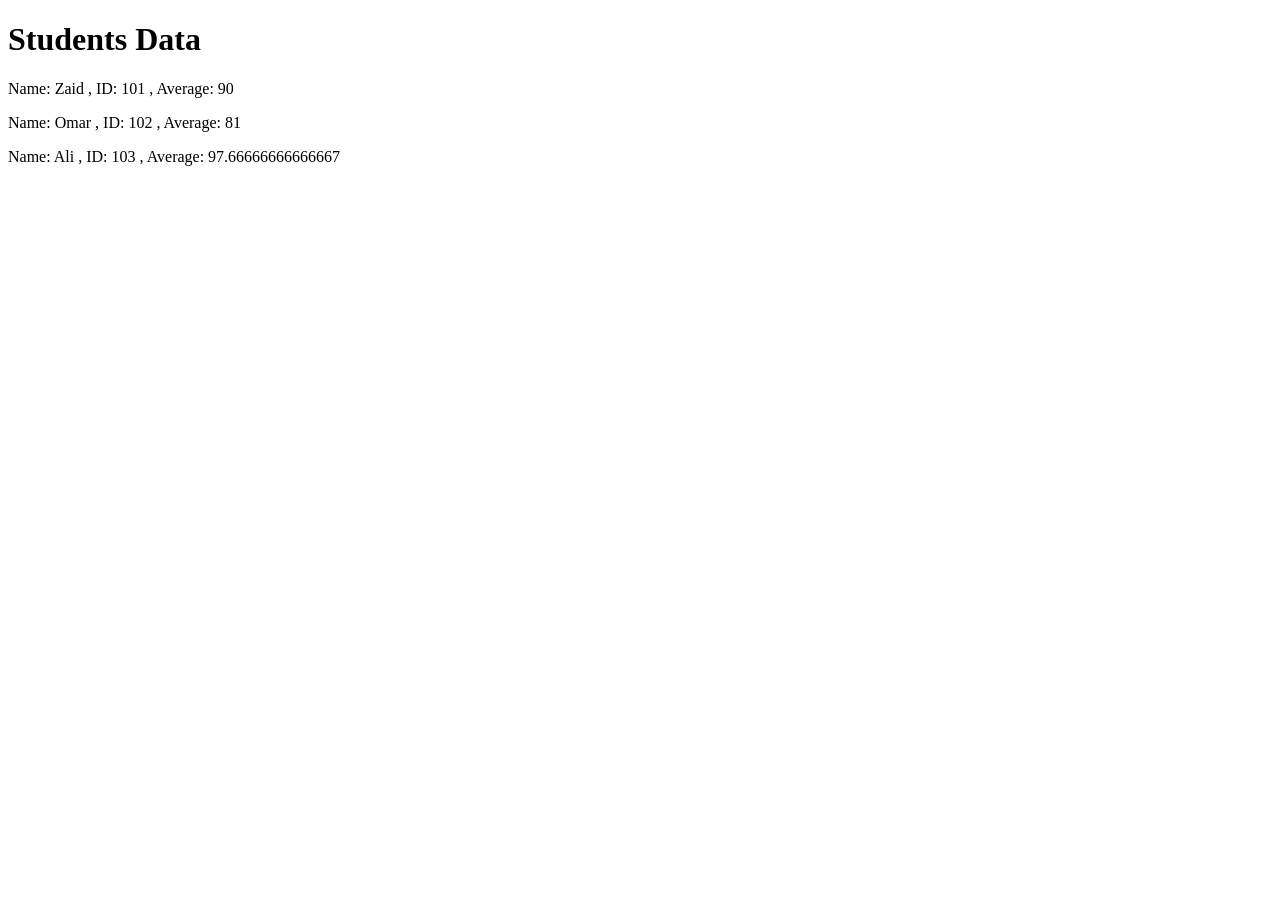
<file: Sun_27_9_2026/index.html>
<!DOCTYPE html>
<html lang="en">
<head>
  <meta charset="UTF-8">
  <title>Student Management App</title>
</head>
<body>

  <h1>Students Data</h1>
  <div id="students-display"></div>

  <script type="module" src="app.js"></script>
</body>
</html>
</file>
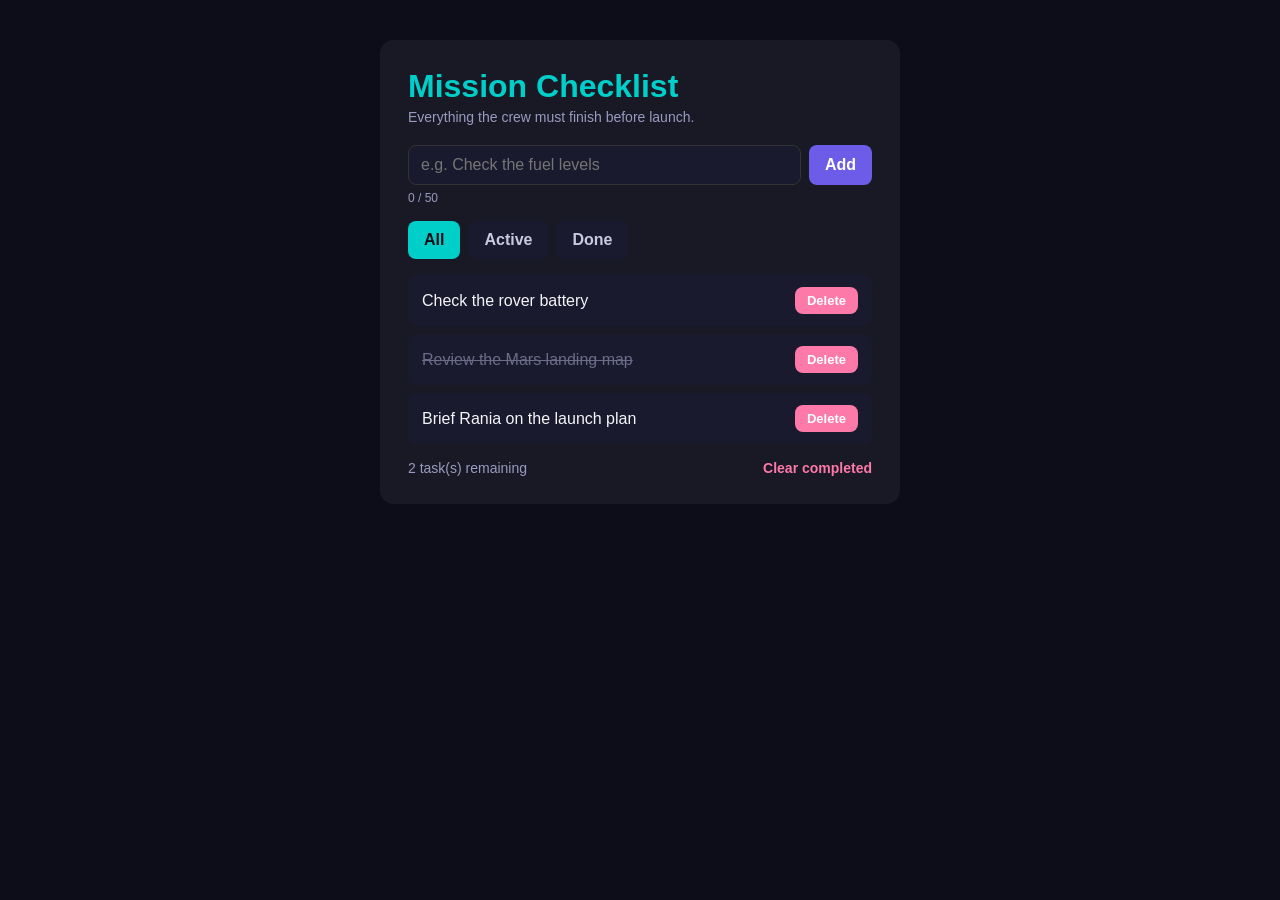
<file: Thu_24_9_2026 To Do List/index.html>
<!DOCTYPE html>
<html lang="en">
<head>
  <meta charset="UTF-8">
  <meta name="viewport" content="width=device-width, initial-scale=1.0">
  <title>Mission Checklist</title>

  <!-- The styling is already done for you. Your job is the JavaScript.
       Notice the classes .done, .hidden, and .active below:
       your code will add and remove them with classList. -->
  <style>
    * { margin: 0; padding: 0; box-sizing: border-box; }
    body { font-family: 'Segoe UI', Arial, sans-serif; background: #0d0d1a; color: #f4f4f8; padding: 40px 16px; }
    .app { max-width: 520px; margin: 0 auto; background: rgba(255,255,255,0.05); border-radius: 14px; padding: 28px; }
    h1 { color: #00CEC9; margin-bottom: 4px; }
    .subtitle { color: #9a9ac0; margin-bottom: 20px; font-size: 14px; }
    form { display: flex; gap: 8px; margin-bottom: 6px; }
    input { flex: 1; padding: 10px 12px; border-radius: 8px; border: 1px solid #333; background: #1a1a2e; color: #fff; font: inherit; }
    button { padding: 10px 16px; border: none; border-radius: 8px; cursor: pointer; font: inherit; font-weight: 600; }
    #task-form button { background: #6C5CE7; color: #fff; }
    #char-count { font-size: 12px; color: #9a9ac0; margin-bottom: 16px; }
    .filters { display: flex; gap: 8px; margin-bottom: 16px; }
    .filter-btn { background: #1a1a2e; color: #c9c9e0; }
    .filter-btn.active { background: #00CEC9; color: #0d0d1a; }
    ul { list-style: none; }
    li { display: flex; justify-content: space-between; align-items: center; background: #1a1a2e; padding: 12px 14px; border-radius: 8px; margin-bottom: 8px; }
    .task-text { cursor: pointer; flex: 1; }
    li.done .task-text { text-decoration: line-through; color: #6b6b8a; }
    .delete-btn { background: #FD79A8; color: #fff; padding: 6px 12px; font-size: 13px; }
    .footer { display: flex; justify-content: space-between; align-items: center; margin-top: 16px; font-size: 14px; color: #9a9ac0; }
    #clear-done { background: transparent; color: #FD79A8; padding: 0; }
    #empty-msg { text-align: center; color: #6b6b8a; padding: 20px 0; }
    .hidden { display: none; }
  </style>
</head>
<body>

  <div class="app">
    <h1>Mission Checklist</h1>
    <p class="subtitle">Everything the crew must finish before launch.</p>

    <!-- Form to add a new task -->
    <form id="task-form">
      <input type="text" id="task-input" placeholder="e.g. Check the fuel levels" maxlength="50">
      <button type="submit">Add</button>
    </form>
    <p id="char-count">0 / 50</p>

    <!-- Filter buttons (used in the BONUS steps).
         data-filter stores which filter each button applies. -->
    <div class="filters">
      <button class="filter-btn active" data-filter="all">All</button>
      <button class="filter-btn" data-filter="active">Active</button>
      <button class="filter-btn" data-filter="done">Done</button>
    </div>

    <!-- EMPTY on purpose: your JavaScript builds the items -->
    <ul id="task-list"></ul>

    <!-- Shown only when there are no tasks at all -->
    <p id="empty-msg" class="hidden">No tasks yet. Add your first mission task.</p>

    <div class="footer">
      <span id="counter">0 task(s) remaining</span>
      <button id="clear-done">Clear completed</button>
    </div>
  </div>

  <!-- Script at the end of body, so all elements exist first -->
  <script src="script.js"></script>

</body>
</html>
</file>
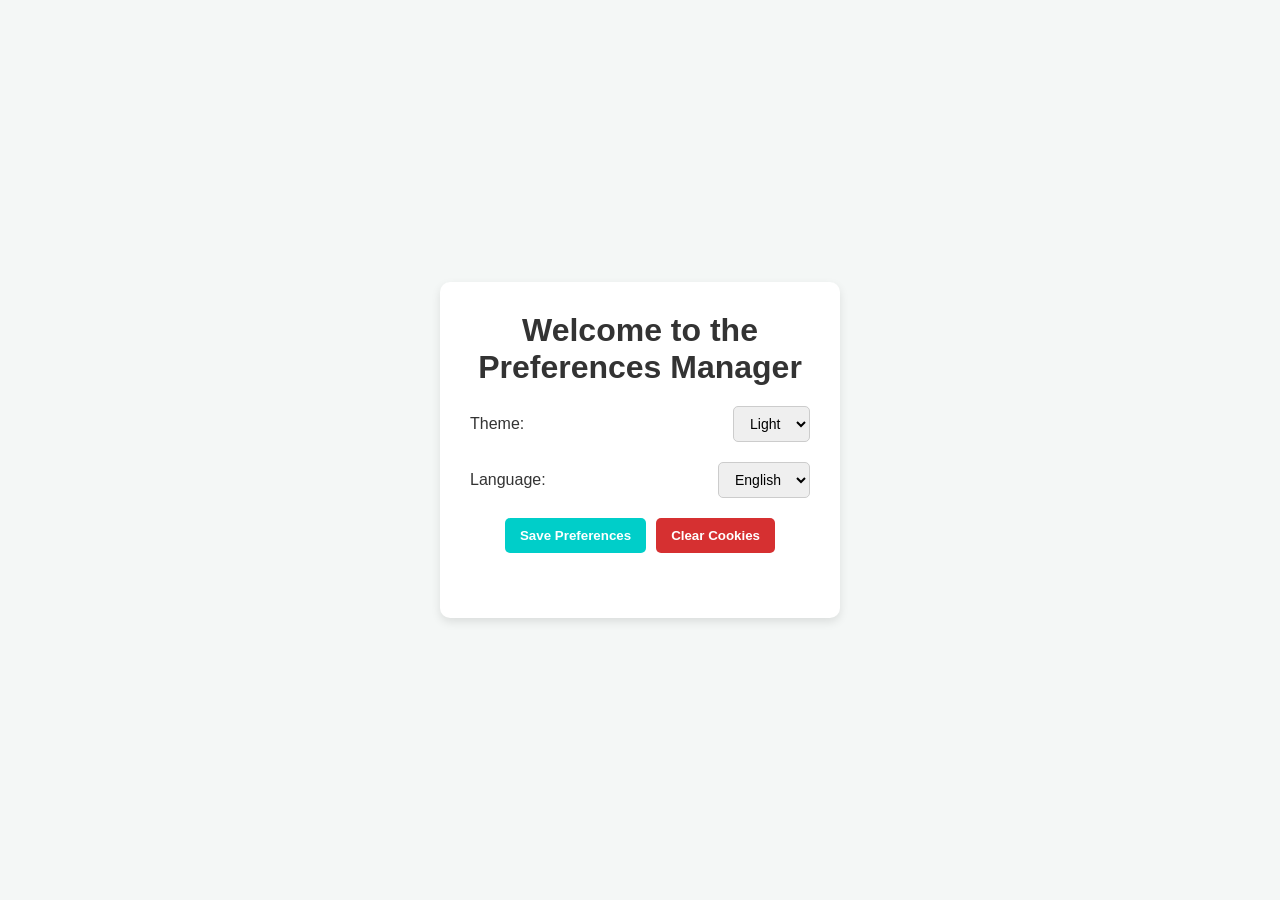
<file: Sun_27_9_2026/cookies.html>
<!DOCTYPE html>
<html lang="en">
<head>
    <meta charset="UTF-8">
    <meta name="viewport" content="width=device-width, initial-scale=1.0">
    <title>Cookies Manager</title>
    <link rel="stylesheet" href="cookies.css">
</head>
<body class="light">

    <div class="container">
        <h1 id="greeting">Welcome to the Preferences Manager</h1>
        
        <div class="settings">
            <label for="theme-select">Theme:</label>
            <select id="theme-select">
                <option value="light">Light</option>
                <option value="dark">Dark</option>
            </select>
        </div>

        <div class="settings">
            <label for="lang-select">Language:</label>
            <select id="lang-select">
                <option value="en">English</option>
                <option value="ar">Arabic</option>
            </select>
        </div>

        <div class="buttons">
            <button id="save-btn">Save Preferences</button>
            <button id="delete-btn">Clear Cookies</button>
        </div>

        <p id="status-msg"></p>
    </div>

    <script src="cookies.js"></script>
</body>
</html>
</file>
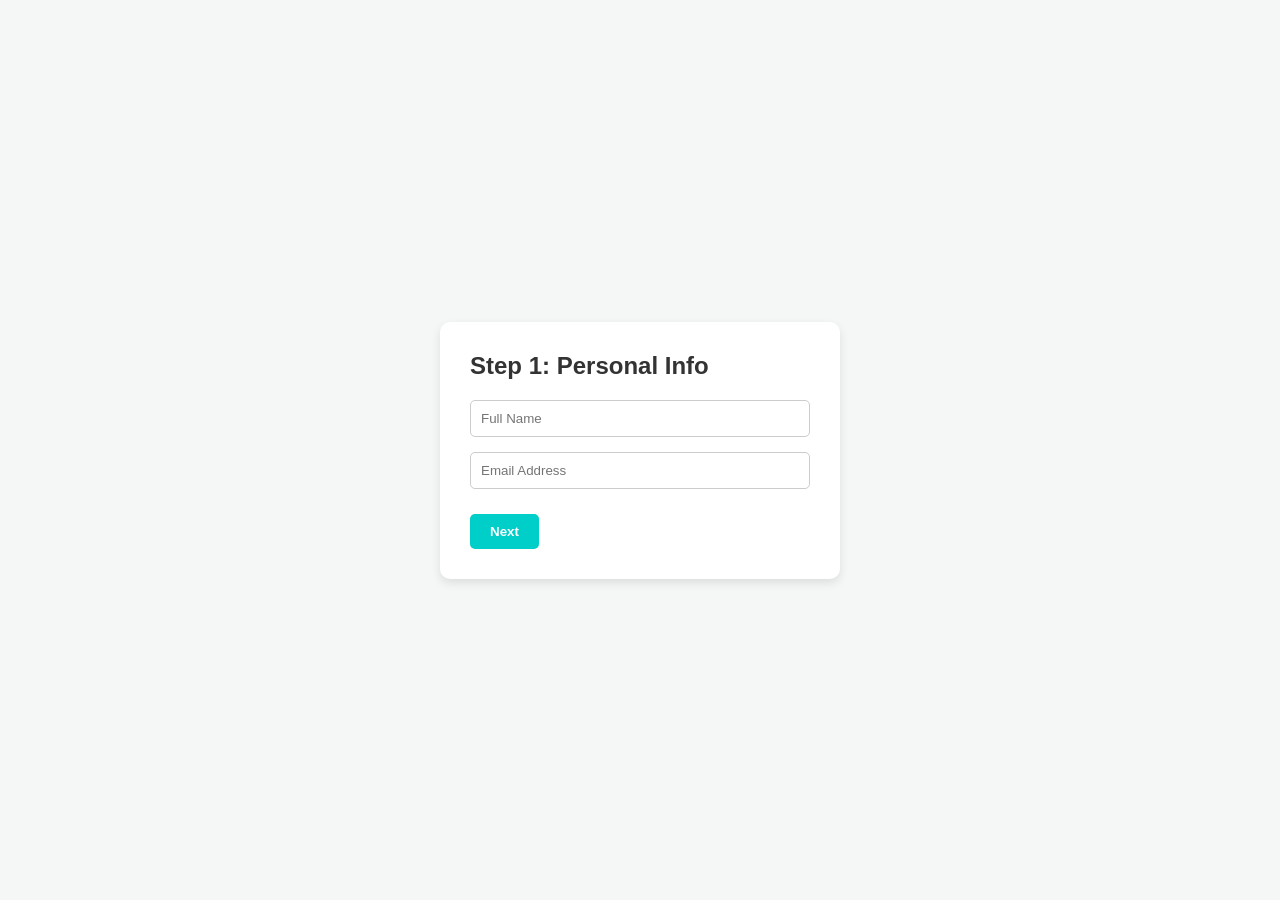
<file: Sun_27_9_2026/Session.html>
<!DOCTYPE html>
<html lang="en">
<head>
    <meta charset="UTF-8">
    <meta name="viewport" content="width=device-width, initial-scale=1.0">
    <title>Multi-Step Form</title>
    <link rel="stylesheet" href="Session.css">
</head>
<body>

    <div class="form-container">
        <!-- STEP 1 -->
        <div id="step-1" class="step">
            <h2>Step 1: Personal Info</h2>
            <input type="text" id="fullName" placeholder="Full Name">
            <input type="email" id="email" placeholder="Email Address">
            <div class="buttons">
                <button onclick="nextStep(2)">Next</button>
            </div>
        </div>

        <!-- STEP 2 -->
        <div id="step-2" class="step hidden">
            <h2>Step 2: Educational Info</h2>
            <input type="text" id="degree" placeholder="Degree">
            <input type="text" id="university" placeholder="University Name">
            <div class="buttons">
                <button class="back-btn" onclick="prevStep(1)">Back</button>
                <button onclick="nextStep(3)">Next</button>
            </div>
        </div>

        <!-- STEP 3 -->
        <div id="step-3" class="step hidden">
            <h2>Step 3: Review & Confirm</h2>
            <div id="review-box"></div>
            <div class="buttons">
                <button class="back-btn" onclick="prevStep(2)">Back</button>
                <button onclick="submitForm()">Confirm</button>
            </div>
        </div>
    </div>

    <script src="Session.js"></script>
</body>
</html>
</file>
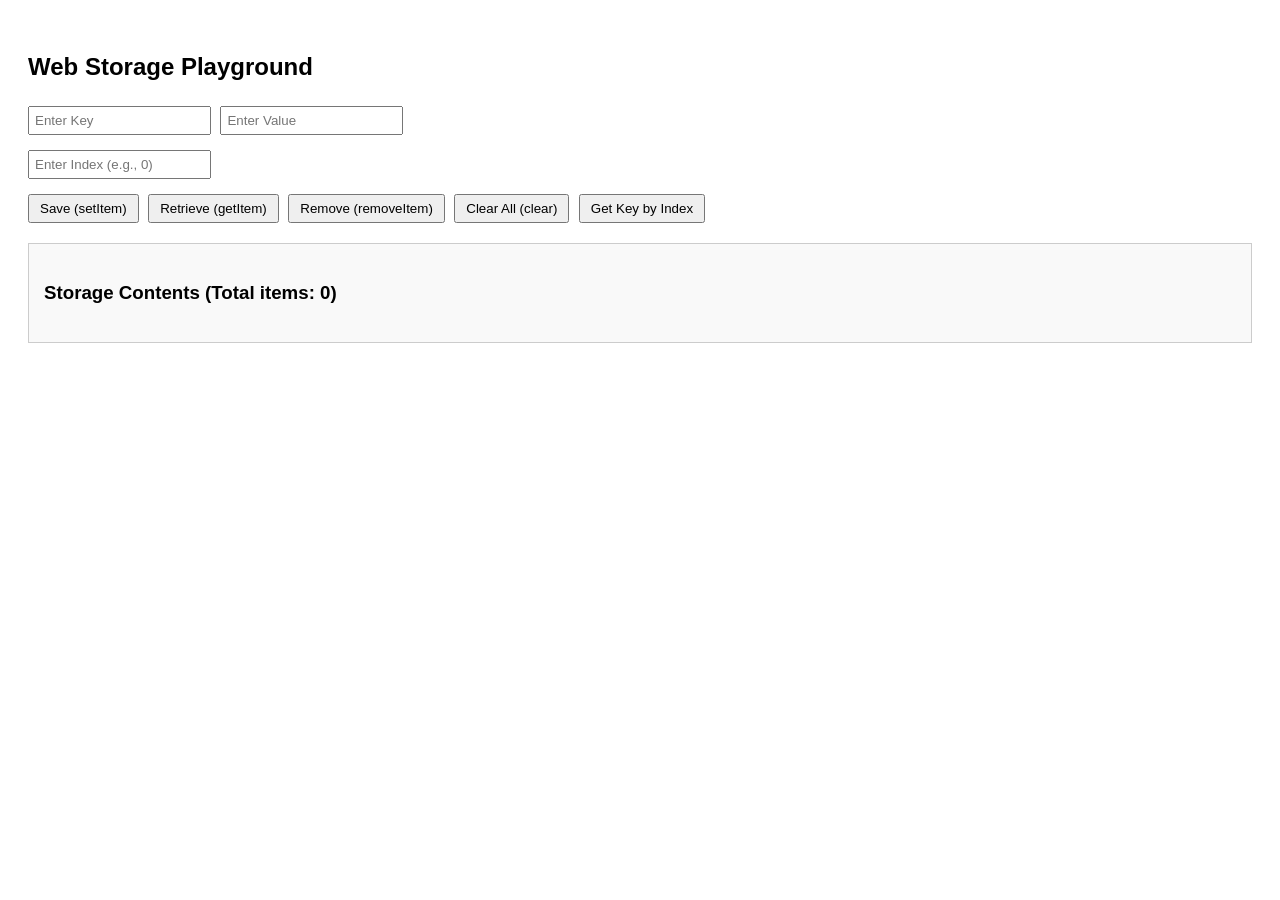
<file: Sun_27_9_2026/webStorage.html>
<!DOCTYPE html>
<html lang="en">
<head>
  <meta charset="UTF-8">
  <title>Storage Playground</title>
  <style>
    body { font-family: sans-serif; padding: 20px; line-height: 1.6; }
    .input-group { margin-bottom: 15px; }
    input { padding: 5px; margin-right: 5px; }
    button { padding: 5px 10px; margin-right: 5px; cursor: pointer; }
    #display-area { margin-top: 20px; padding: 15px; border: 1px solid #ccc; background: #f9f9f9; }
    #action-result { color: green; font-weight: bold; }
  </style>
</head>
<body>
  <h2>Web Storage Playground</h2>

  <div class="input-group">
    <input type="text" id="key-input" placeholder="Enter Key">
    <input type="text" id="value-input" placeholder="Enter Value">
  </div>
  
  <div class="input-group">
    <input type="number" id="index-input" placeholder="Enter Index (e.g., 0)">
  </div>

  <div class="input-group">
    <button id="btn-save">Save (setItem)</button>
    <button id="btn-retrieve">Retrieve (getItem)</button>
    <button id="btn-remove">Remove (removeItem)</button>
    <button id="btn-clear">Clear All (clear)</button>
    <button id="btn-getkey">Get Key by Index</button>
  </div>

  <div id="display-area">
    <h3>Storage Contents (Total items: <span id="storage-length">0</span>)</h3>
    <ul id="storage-list"></ul>
    <p id="action-result"></p>
  </div>

  <script src="webStorage.js"></script>
</body>
</html>
</file>
<file: Sun_27_9_2026/cookies.css>
* {
    box-sizing: border-box;
    margin: 0;
    padding: 0;
    font-family: 'Segoe UI', Tahoma, Geneva, Verdana, sans-serif;
}

body {
    transition: background-color 0.3s, color 0.3s;
    display: flex;
    justify-content: center;
    align-items: center;
    height: 100vh;
}

.container {
    padding: 30px;
    border-radius: 10px;
    text-align: center;
    max-width: 400px;
    width: 100%;
    box-shadow: 0 4px 10px rgba(0,0,0,0.1);
}

/* Light Theme */
body.light { background-color: #f4f7f6; color: #333; }
body.light .container { background: #fff; }

/* Dark Theme */
body.dark { background-color: #1a1a2e; color: #f4f4f8; }
body.dark .container { background: #16213e; box-shadow: 0 4px 10px rgba(0,0,0,0.5); }

.settings {
    margin: 20px 0;
    display: flex;
    justify-content: space-between;
    align-items: center;
}

select {
    padding: 8px 12px;
    border-radius: 5px;
    border: 1px solid #ccc;
    font-size: 14px;
}

.buttons {
    margin-top: 20px;
    display: flex;
    gap: 10px;
    justify-content: center;
}

button {
    padding: 10px 15px;
    border: none;
    border-radius: 5px;
    cursor: pointer;
    background-color: #00cec9;
    color: #fff;
    font-weight: bold;
}

#delete-btn {
    background-color: #d63031;
}

#status-msg {
    margin-top: 15px;
    font-size: 14px;
    color: #00cec9;
    min-height: 20px;
}
</file>
<file: Sun_27_9_2026/Session.css>
* {
    box-sizing: border-box;
    margin: 0;
    padding: 0;
    font-family: 'Segoe UI', Tahoma, Geneva, Verdana, sans-serif;
}

body {
    background-color: #f4f7f6;
    display: flex;
    justify-content: center;
    align-items: center;
    height: 100vh;
}

.form-container {
    background: #fff;
    padding: 30px;
    border-radius: 10px;
    box-shadow: 0 4px 10px rgba(0,0,0,0.1);
    width: 400px;
}

h2 {
    margin-bottom: 20px;
    color: #333;
}

input {
    width: 100%;
    padding: 10px;
    margin-bottom: 15px;
    border: 1px solid #ccc;
    border-radius: 5px;
}

.buttons {
    display: flex;
    justify-content: space-between;
    margin-top: 10px;
}

button {
    padding: 10px 20px;
    border: none;
    background-color: #00cec9;
    color: white;
    border-radius: 5px;
    cursor: pointer;
    font-weight: bold;
}

.back-btn {
    background-color: #b2bec3;
}

#review-box {
    background: #fdfdfd;
    padding: 15px;
    border: 1px solid #eee;
    border-radius: 5px;
    margin-bottom: 20px;
    line-height: 1.6;
}

.hidden {
    display: none;
}
</file>
